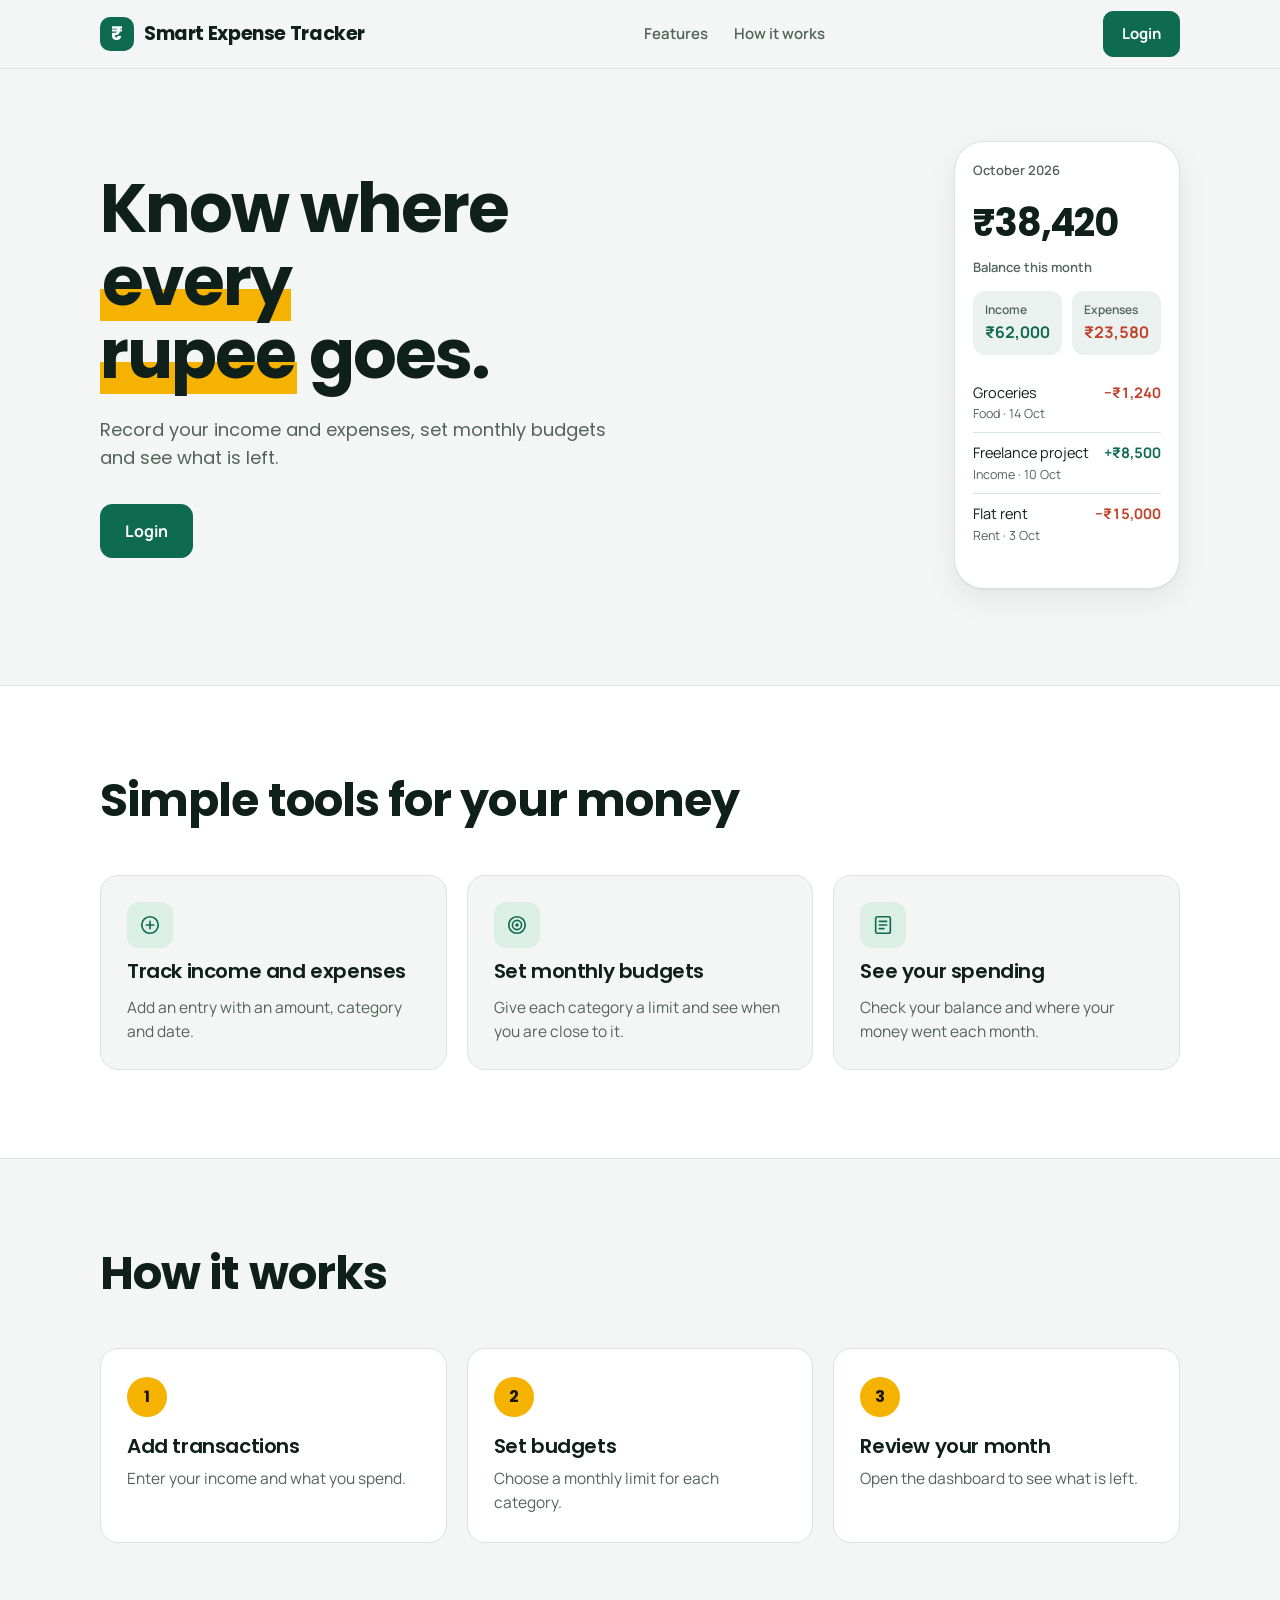
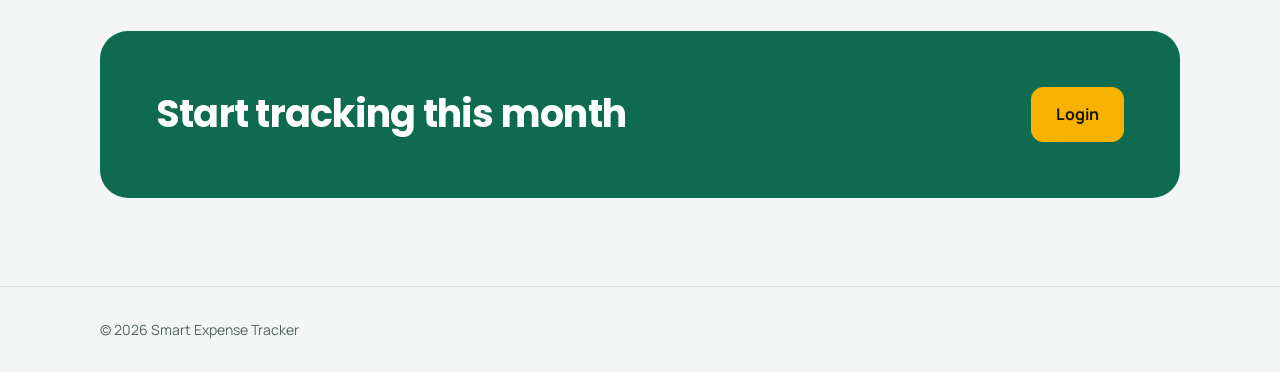
<file: index.html>
<!DOCTYPE html>
<html lang="en">
<head>
  <meta charset="utf-8">
  <meta name="viewport" content="width=device-width, initial-scale=1, viewport-fit=cover">
  <title>Smart Expense Tracker</title>
  <meta name="description" content="Record income and expenses, set monthly budgets and see where your money goes.">
  <link rel="preconnect" href="https://fonts.googleapis.com">
  <link rel="preconnect" href="https://fonts.gstatic.com" crossorigin>
  <link rel="stylesheet" href="https://fonts.googleapis.com/css2?family=Manrope:wght@400;500;600;700&family=Poppins:wght@400;500;600;700&display=swap">
  <link rel="stylesheet" href="base.css">
  <link rel="stylesheet" href="site.css">
  <script src="common.js"></script>
</head>
<body>

<header class="site-header">
  <div class="wrap">
    <a class="brand" href="index.html" aria-label="Smart Expense Tracker home"><span class="brand-mark">&#8377;</span>Smart Expense Tracker</a>
    <nav id="site-nav" class="site-nav" aria-label="Main">
      <a href="#features">Features</a>
      <a href="#how">How it works</a>
    </nav>
    <div class="header-actions">
      <a class="btn" href="login.html">Login</a>
      <button class="icon-btn menu-btn" type="button" data-menu-toggle aria-expanded="false" aria-controls="site-nav" aria-label="Menu">
        <svg class="icon" viewBox="0 0 24 24"><path d="M4 7h16M4 12h16M4 17h16"/></svg>
      </button>
    </div>
  </div>
</header>

<main>
  <section class="hero">
    <div class="wrap hero-grid">
      <div>
        <h1>Know where <mark>every rupee</mark> goes.</h1>
        <p class="lead">Record your income and expenses, set monthly budgets and see what is left.</p>
        <div class="hero-cta">
          <a class="btn btn-lg" href="login.html">Login</a>
        </div>
      </div>

      <div class="device" role="img" aria-label="Preview of the tracker showing a balance and recent transactions">
        <div class="device-top"><span>October 2026</span></div>
        <div class="device-balance num">&#8377;38,420</div>
        <div class="device-top">Balance this month</div>
        <div class="device-split">
          <div><small>Income</small><b class="num in">&#8377;62,000</b></div>
          <div><small>Expenses</small><b class="num out">&#8377;23,580</b></div>
        </div>
        <ul class="mini-list">
          <li><div>Groceries<span>Food &middot; 14 Oct</span></div><b class="num out">&minus;&#8377;1,240</b></li>
          <li><div>Freelance project<span>Income &middot; 10 Oct</span></div><b class="num in">+&#8377;8,500</b></li>
          <li><div>Flat rent<span>Rent &middot; 3 Oct</span></div><b class="num out">&minus;&#8377;15,000</b></li>
        </ul>
      </div>
    </div>
  </section>

  <section id="features" class="features">
    <div class="wrap">
      <div class="section-head">
        <h2>Simple tools for your money</h2>
      </div>
      <div class="feature-grid">
        <article class="feature">
          <div class="ico"><svg class="icon" viewBox="0 0 24 24"><circle cx="12" cy="12" r="9"/><path d="M12 8v8M8 12h8"/></svg></div>
          <h3>Track income and expenses</h3>
          <p>Add an entry with an amount, category and date.</p>
        </article>
        <article class="feature">
          <div class="ico"><svg class="icon" viewBox="0 0 24 24"><circle cx="12" cy="12" r="9"/><circle cx="12" cy="12" r="5"/><circle cx="12" cy="12" r="1"/></svg></div>
          <h3>Set monthly budgets</h3>
          <p>Give each category a limit and see when you are close to it.</p>
        </article>
        <article class="feature">
          <div class="ico"><svg class="icon" viewBox="0 0 24 24"><rect x="4" y="3" width="16" height="18" rx="2"/><path d="M8 8h8M8 12h8M8 16h5"/></svg></div>
          <h3>See your spending</h3>
          <p>Check your balance and where your money went each month.</p>
        </article>
      </div>
    </div>
  </section>

  <section id="how">
    <div class="wrap">
      <div class="section-head">
        <h2>How it works</h2>
      </div>
      <ol class="steps">
        <li><h3>Add transactions</h3><p>Enter your income and what you spend.</p></li>
        <li><h3>Set budgets</h3><p>Choose a monthly limit for each category.</p></li>
        <li><h3>Review your month</h3><p>Open the dashboard to see what is left.</p></li>
      </ol>
    </div>
  </section>

  <section class="cta">
    <div class="wrap">
      <div class="cta-card">
        <h2>Start tracking this month</h2>
        <a class="btn btn-lg" href="login.html">Login</a>
      </div>
    </div>
  </section>
</main>

<footer class="site-footer">
  <div class="wrap">
    <span>&copy; <span id="year">2026</span> Smart Expense Tracker</span>
  </div>
</footer>

</body>
</html>
</file>
<file: base.css>
/* ==========================================================
   Smart Expense Tracker: shared base styles
   Colour tokens, type, buttons, forms, pills, light/dark theme
   ========================================================== */
:root {
  --bg: #F3F6F4;
  --surface: #FFFFFF;
  --surface-2: #EBF1EE;
  --ink: #0F1F1A;
  --muted: #53635C;
  --line: #DAE3DE;
  --brand: #0F6B4F;
  --brand-ink: #FFFFFF;
  --brand-soft: #DCEFE7;
  --accent: #F5B300;
  --accent-soft: #FFE9A8;
  --income: #0F6B4F;
  --expense: #C2412B;
  --ok-soft: #DCEFE7;
  --warn: #8F5C00;
  --warn-soft: #FBEBC4;
  --over-soft: #F8DCD5;
  --shadow: 0 1px 2px rgba(15, 31, 26, .06), 0 10px 30px rgba(15, 31, 26, .07);
  --font-display: "Poppins", "Segoe UI", system-ui, sans-serif;
  --font-sub: "Poppins", "Segoe UI", system-ui, sans-serif;
  --font-body: "Manrope", "Segoe UI", system-ui, sans-serif;
  color-scheme: light;
}
@media (prefers-color-scheme: dark) {
  :root:not([data-theme="light"]) {
    --bg: #0B1310; --surface: #121C18; --surface-2: #182420; --ink: #E7F0EB; --muted: #94A79E;
    --line: #243530; --brand: #3DCB98; --brand-ink: #06140E; --brand-soft: #153126;
    --accent: #F5B82E; --accent-soft: #4A3A08; --income: #3DCB98; --expense: #FF8F78;
    --ok-soft: #153126; --warn: #F0BE5A; --warn-soft: #33290F; --over-soft: #3A1E19;
    --shadow: 0 1px 2px rgba(0, 0, 0, .4), 0 10px 30px rgba(0, 0, 0, .35);
    color-scheme: dark;
  }
}
:root[data-theme="dark"] {
  --bg: #0B1310; --surface: #121C18; --surface-2: #182420; --ink: #E7F0EB; --muted: #94A79E;
  --line: #243530; --brand: #3DCB98; --brand-ink: #06140E; --brand-soft: #153126;
  --accent: #F5B82E; --accent-soft: #4A3A08; --income: #3DCB98; --expense: #FF8F78;
  --ok-soft: #153126; --warn: #F0BE5A; --warn-soft: #33290F; --over-soft: #3A1E19;
  --shadow: 0 1px 2px rgba(0, 0, 0, .4), 0 10px 30px rgba(0, 0, 0, .35);
  color-scheme: dark;
}

* { box-sizing: border-box; }
html { scroll-behavior: smooth; }
body {
  margin: 0; background: var(--bg); color: var(--ink);
  font-family: var(--font-body); font-size: 16px; line-height: 1.55;
  -webkit-font-smoothing: antialiased;
}
h1, h2, h3 { font-family: var(--font-display); font-weight: 700; margin: 0; line-height: 1.15; letter-spacing: -0.02em; text-wrap: balance; }
p { margin: 0; }
a { color: inherit; }
img, svg { max-width: 100%; }
button, input, select, textarea { font: inherit; color: inherit; }
.num { font-variant-numeric: tabular-nums; }
.sr-only { position: absolute; width: 1px; height: 1px; overflow: hidden; clip: rect(0 0 0 0); white-space: nowrap; }
:focus-visible { outline: 2px solid var(--brand); outline-offset: 2px; }
.wrap {
  max-width: 1120px; margin: 0 auto;
  padding-left: max(20px, env(safe-area-inset-left, 0px));
  padding-right: max(20px, env(safe-area-inset-right, 0px));
}
.icon { width: 22px; height: 22px; fill: none; stroke: currentColor; stroke-width: 1.8; stroke-linecap: round; stroke-linejoin: round; flex: none; }

/* brand mark */
.brand { display: inline-flex; align-items: center; gap: 10px; text-decoration: none; font-family: var(--font-display); font-weight: 700; font-size: 19px; letter-spacing: -0.02em; }
.brand-mark { width: 34px; height: 34px; border-radius: 10px; background: var(--brand); color: var(--brand-ink); display: grid; place-items: center; font-size: 19px; font-weight: 700; }

/* buttons */
.btn {
  display: inline-flex; align-items: center; justify-content: center; gap: 8px;
  background: var(--brand); color: var(--brand-ink); border: 1px solid var(--brand);
  border-radius: 10px; padding: 10px 18px; font-weight: 700; font-size: 15px; cursor: pointer; text-decoration: none;
  transition: filter .15s ease, background .15s ease;
}
.btn:hover { filter: brightness(1.08); }
.btn-ghost { background: transparent; color: var(--ink); border-color: var(--line); }
.btn-ghost:hover { background: var(--surface-2); filter: none; }
.btn-danger { background: var(--expense); border-color: var(--expense); color: #fff; }
.btn-lg { padding: 14px 24px; font-size: 16px; border-radius: 12px; }
.btn-sm { padding: 6px 12px; font-size: 13px; border-radius: 8px; }
.icon-btn { width: 40px; height: 40px; padding: 0; border-radius: 10px; background: transparent; border: 1px solid var(--line); color: var(--ink); cursor: pointer; display: inline-grid; place-items: center; }
.icon-btn:hover { background: var(--surface-2); }

/* forms */
.field { display: flex; flex-direction: column; gap: 6px; min-width: 0; }
.field > label, .field > .lab { font-size: 13px; font-weight: 600; color: var(--muted); }
.field input, .field select, .field textarea {
  width: 100%; min-width: 0; background: var(--surface); border: 1px solid var(--line);
  border-radius: 10px; padding: 11px 12px;
}
.field input:focus, .field select:focus { border-color: var(--brand); }
.seg { display: grid; grid-template-columns: 1fr 1fr; border: 1px solid var(--line); border-radius: 10px; overflow: hidden; background: var(--surface); }
.seg input { position: absolute; opacity: 0; pointer-events: none; }
.seg label { text-align: center; padding: 10px; cursor: pointer; font-weight: 700; font-size: 14px; color: var(--muted); }
.seg input:checked + label { background: var(--brand); color: var(--brand-ink); }
.seg input:focus-visible + label { outline: 2px solid var(--brand); outline-offset: -2px; }
.err { color: var(--expense); font-size: 14px; font-weight: 600; }

/* status pills */
.pill { display: inline-flex; align-items: center; gap: 6px; padding: 3px 10px; border-radius: 99px; font-size: 12.5px; font-weight: 700; white-space: nowrap; }
.pill::before { content: ""; width: 7px; height: 7px; border-radius: 50%; background: currentColor; }
.pill.ok { background: var(--ok-soft); color: var(--income); }
.pill.warn { background: var(--warn-soft); color: var(--warn); }
.pill.over { background: var(--over-soft); color: var(--expense); }
.pill.none { background: var(--surface-2); color: var(--muted); }
.in { color: var(--income); }
.out { color: var(--expense); }

@media (prefers-reduced-motion: reduce) { * { transition: none !important; animation: none !important; scroll-behavior: auto !important; } }
</file>
<file: site.css>
/* ==========================================================
   Landing page styles (index.html)
   Layout: sticky header, two-column hero with a phone preview,
   feature grid, three-step process, CTA band.
   ========================================================== */
.site-header {
  position: sticky; top: 0; z-index: 30; background: var(--bg);
  border-bottom: 1px solid var(--line);
  padding-top: env(safe-area-inset-top, 0px);
}
.site-header .wrap { display: flex; align-items: center; justify-content: space-between; gap: 16px; height: 68px; }
.site-nav { display: flex; align-items: center; gap: 26px; }
.site-nav a:not(.btn) { text-decoration: none; font-weight: 600; font-size: 15px; color: var(--muted); }
.site-nav a:not(.btn):hover { color: var(--ink); }
.header-actions { display: flex; align-items: center; gap: 10px; }
.menu-btn { display: none; }

section { padding: 88px 0; }
.eyebrow { display: inline-block; font-family: var(--font-sub); font-size: 13px; font-weight: 600; letter-spacing: 0.08em; text-transform: uppercase; color: var(--brand); margin-bottom: 14px; }
.section-head { max-width: 640px; margin-bottom: 48px; }
.section-head h2 { font-size: clamp(30px, 4.2vw, 46px); font-weight: 700; }
.section-head p { margin-top: 16px; color: var(--muted); font-family: var(--font-sub); font-weight: 400; font-size: 17px; }

/* hero */
.hero { padding: 72px 0 96px; }
.hero-grid { display: grid; grid-template-columns: 1.15fr 0.85fr; gap: 56px; align-items: center; }
.hero h1 { font-size: clamp(38px, 6vw, 68px); font-weight: 700; letter-spacing: -0.03em; line-height: 1.08; }
.hero h1 mark { background: linear-gradient(transparent 58%, var(--accent) 58%, var(--accent) 92%, transparent 92%); color: inherit; padding: 0 2px; }
.hero .lead { margin-top: 24px; font-family: var(--font-sub); font-weight: 400; font-size: 18px; color: var(--muted); max-width: 540px; }
.hero-cta { display: flex; flex-wrap: wrap; gap: 12px; margin-top: 32px; }

/* phone preview (static HTML, no charts) */
.device { background: var(--surface); border: 1px solid var(--line); border-radius: 30px; box-shadow: var(--shadow); padding: 18px; max-width: 380px; margin-left: auto; }
.device-top { display: flex; justify-content: space-between; align-items: center; gap: 10px; flex-wrap: wrap; font-size: 13px; color: var(--muted); font-weight: 600; }
.device-balance { margin: 14px 0 4px; font-family: var(--font-display); font-weight: 700; font-size: 38px; letter-spacing: -0.03em; }
.device-split { display: grid; grid-template-columns: 1fr 1fr; gap: 10px; margin: 14px 0 18px; }
.device-split div { background: var(--surface-2); border-radius: 12px; padding: 10px 12px; }
.device-split small { display: block; color: var(--muted); font-size: 12px; font-weight: 600; }
.device-split b { font-size: 16px; }
.device h3 { font-family: var(--font-sub); font-size: 12.5px; letter-spacing: 0.08em; text-transform: uppercase; color: var(--muted); margin: 0 0 6px; font-weight: 700; }
.mini-list { list-style: none; margin: 0 0 16px; padding: 0; }
.mini-list li { display: grid; grid-template-columns: 1fr auto; gap: 8px; padding: 9px 0; border-top: 1px solid var(--line); font-size: 14.5px; }
.mini-list li:first-child { border-top: 0; }
.mini-list span { color: var(--muted); font-size: 12.5px; display: block; }
.mini-list b { font-weight: 700; }

/* features */
.features { background: var(--surface); border-block: 1px solid var(--line); }
.feature-grid { display: grid; grid-template-columns: repeat(3, 1fr); gap: 20px; }
.feature { background: var(--bg); border: 1px solid var(--line); border-radius: 18px; padding: 26px; display: flex; flex-direction: column; gap: 12px; }
.feature .ico { width: 46px; height: 46px; border-radius: 12px; background: var(--brand-soft); color: var(--brand); display: grid; place-items: center; }
.feature h3 { font-size: 20px; font-weight: 600; }
.feature p { color: var(--muted); font-size: 15.5px; }

/* how it works */
.steps { display: grid; grid-template-columns: repeat(3, 1fr); gap: 20px; counter-reset: step; list-style: none; margin: 0; padding: 0; }
.steps li { position: relative; padding: 28px 26px; border: 1px solid var(--line); border-radius: 18px; background: var(--surface); counter-increment: step; }
.steps li::before { content: counter(step); display: grid; place-items: center; width: 40px; height: 40px; border-radius: 50%; background: var(--accent); color: #1B1400; font-family: var(--font-display); font-weight: 700; margin-bottom: 18px; }
.steps h3 { font-size: 20px; font-weight: 600; margin-bottom: 8px; }
.steps p { color: var(--muted); font-size: 15.5px; }

/* CTA + footer */
.cta { padding: 0 0 88px; }
.cta-card { background: var(--brand); color: var(--brand-ink); border-radius: 28px; padding: 56px; display: flex; flex-wrap: wrap; align-items: center; justify-content: space-between; gap: 24px; }
.cta-card h2 { font-size: clamp(26px, 3.6vw, 38px); font-weight: 700; max-width: 560px; }
.cta-card p { margin-top: 10px; opacity: .85; }
.cta-card .btn { background: var(--accent); border-color: var(--accent); color: #1B1400; }
.site-footer { border-top: 1px solid var(--line); padding: 32px 0 calc(32px + env(safe-area-inset-bottom, 0px)); color: var(--muted); font-size: 14px; }
.site-footer .wrap { display: flex; flex-wrap: wrap; justify-content: space-between; gap: 14px; align-items: center; }
.site-footer nav { display: flex; gap: 20px; flex-wrap: wrap; }
.site-footer a { text-decoration: none; }
.site-footer a:hover { color: var(--ink); }

@media (max-width: 900px) {
  section { padding: 64px 0; }
  .hero { padding: 40px 0 64px; }
  .hero-grid { grid-template-columns: 1fr; gap: 40px; }
  .device { margin: 0 auto; }
  .feature-grid, .steps { grid-template-columns: 1fr; }
  .menu-btn { display: inline-grid; }
  .site-nav {
    display: none; position: absolute; left: 0; right: 0; top: calc(68px + env(safe-area-inset-top, 0px));
    flex-direction: column; align-items: stretch; gap: 0; background: var(--bg); border-bottom: 1px solid var(--line);
    padding: 8px max(20px, env(safe-area-inset-left, 0px)) 16px;
  }
  .site-nav.open { display: flex; }
  .site-nav a:not(.btn) { padding: 14px 0; border-top: 1px solid var(--line); font-size: 17px; }
  .site-nav a:not(.btn):first-child { border-top: 0; }
  .site-nav .btn { margin-top: 12px; }
  .nav-cta-desktop { display: none; }
  .cta-card { padding: 36px 26px; }
}
@media (max-width: 520px) {
  .hero-cta .btn { width: 100%; }
}
</file>
